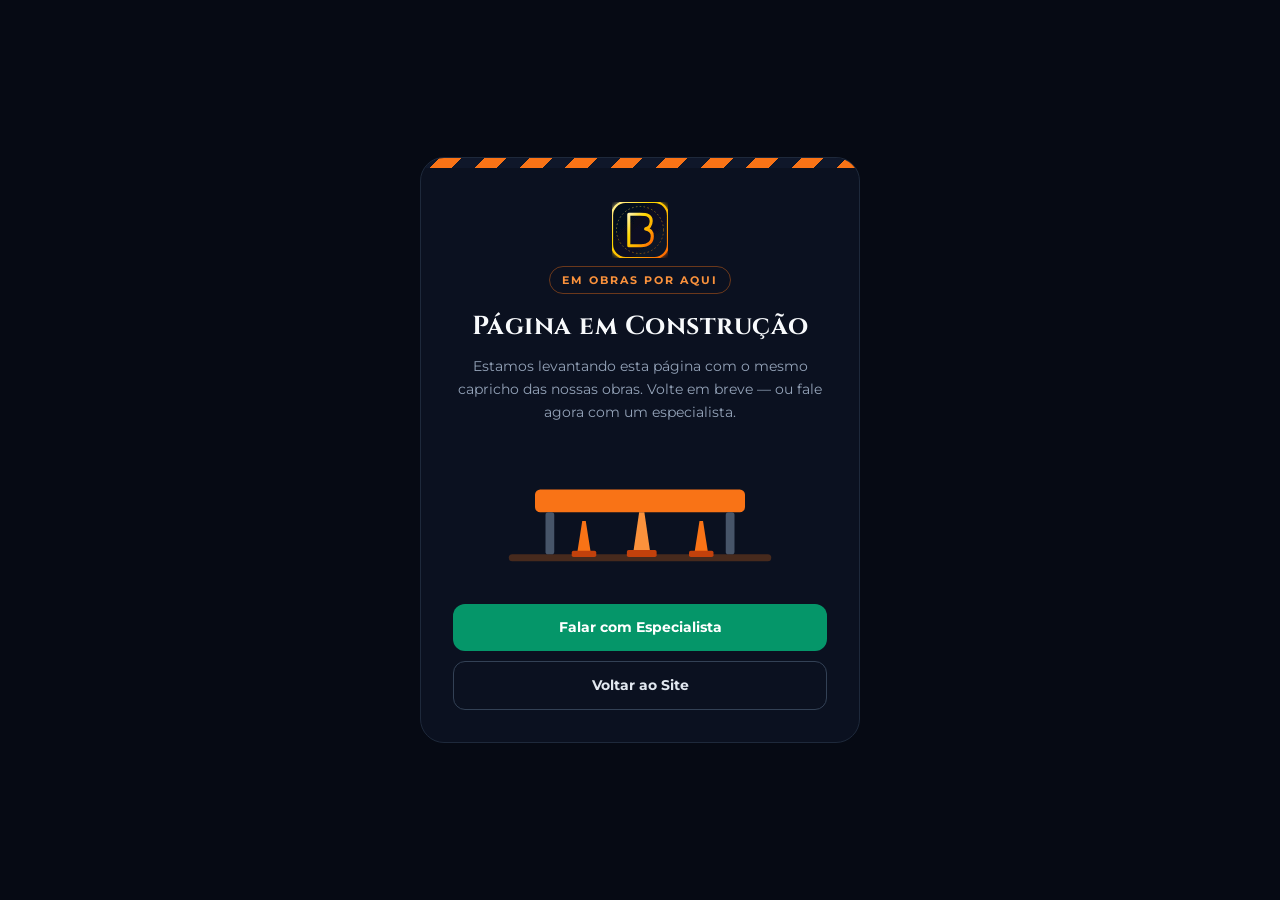
<file: pages/manutencao.html>
<!DOCTYPE html>
<!-- =========================================================================
     CONSTRUTORA BERTOLINI: CONSTRUINDO SEU SONHO
     Página de Manutenção — mesmo visual para todos os links de páginas em branco
     Para editar textos/cores: edite este arquivo + src/components/MaintenancePage.tsx
========================================================================= -->
<html lang="pt-BR">
<head>
  <meta charset="UTF-8" />
  <meta name="viewport" content="width=device-width, initial-scale=1.0" />
  <title>Página em Construção | Construtora Bertolini</title>
  <meta name="description" content="Esta página está em construção. Fale com um especialista da Construtora Bertolini." />
  <link rel="icon" type="image/svg+xml" href="/assets/logo/logo-symbol.svg" />
  <link rel="stylesheet" href="/assets/css/styles.css" />
  <link rel="preconnect" href="https://fonts.googleapis.com">
  <link rel="preconnect" href="https://fonts.gstatic.com" crossorigin>
  <link href="https://fonts.googleapis.com/css2?family=Cinzel:wght@600;700;800&family=Montserrat:wght@400;500;600;700&display=swap" rel="stylesheet">
  <style>
    .stripe-bar { background: repeating-linear-gradient(-45deg, #f97316 0 16px, #0f172a 16px 32px); }
  </style>
</head>
<body class="theme-dark" style="min-height:100vh;display:flex;align-items:center;justify-content:center;background:#060A14;color:#fff;font-family:Montserrat,sans-serif;padding:24px;">
  <main style="width:100%;max-width:440px;background:#0B1120;border:1px solid #1e293b;border-radius:24px;padding:32px;text-align:center;position:relative;overflow:hidden;">
    <div class="stripe-bar" style="position:absolute;top:0;left:0;right:0;height:10px;"></div>
    <img src="/assets/logo/logo-symbol.svg" alt="Construtora Bertolini" width="56" height="56" style="margin:12px auto 8px;" />
    <p style="display:inline-block;font-size:11px;font-weight:700;letter-spacing:2px;color:#fb923c;border:1px solid rgba(249,115,22,.4);border-radius:999px;padding:4px 12px;">EM OBRAS POR AQUI</p>
    <h1 style="font-family:Cinzel,serif;font-size:26px;margin:12px 0 6px;">Página em Construção</h1>
    <p style="font-size:14px;color:#94a3b8;">Estamos levantando esta página com o mesmo capricho das nossas obras. Volte em breve — ou fale agora com um especialista.</p>
    <!-- Ilustração SVG: cones + barreira -->
    <svg viewBox="0 0 320 150" width="100%" style="max-width:280px;margin:20px auto;" fill="none" xmlns="http://www.w3.org/2000/svg" aria-hidden="true">
      <rect x="10" y="126" width="300" height="8" rx="4" fill="#f97316" opacity="0.25" />
      <rect x="40" y="52" width="240" height="26" rx="6" fill="#f97316" />
      <rect x="52" y="78" width="10" height="48" rx="3" fill="#475569" />
      <rect x="258" y="78" width="10" height="48" rx="3" fill="#475569" />
      <polygon points="88,126 104,126 98,88 94,88" fill="#f97316" />
      <rect x="82" y="122" width="28" height="7" rx="2" fill="#c2410c" />
      <polygon points="152,126 172,126 165,78 159,78" fill="#fb923c" />
      <rect x="145" y="121" width="34" height="8" rx="2" fill="#c2410c" />
      <polygon points="222,126 238,126 232,88 228,88" fill="#f97316" />
      <rect x="216" y="122" width="28" height="7" rx="2" fill="#c2410c" />
    </svg>
    <div style="display:flex;flex-direction:column;gap:10px;">
      <a href="https://wa.me/5542998455688?text=Ol%C3%A1%20Construtora%20Bertolini!%20Vi%20que%20uma%20p%C3%A1gina%20est%C3%A1%20em%20constru%C3%A7%C3%A3o%20e%20quero%20falar%20com%20um%20especialista." target="_blank" rel="noopener" style="background:#059669;color:#fff;font-weight:700;font-size:14px;border-radius:12px;padding:12px;">Falar com Especialista</a>
      <a href="/" style="border:1px solid #334155;color:#e2e8f0;font-weight:700;font-size:14px;border-radius:12px;padding:12px;">Voltar ao Site</a>
    </div>
  </main>
</body>
</html>
</file>
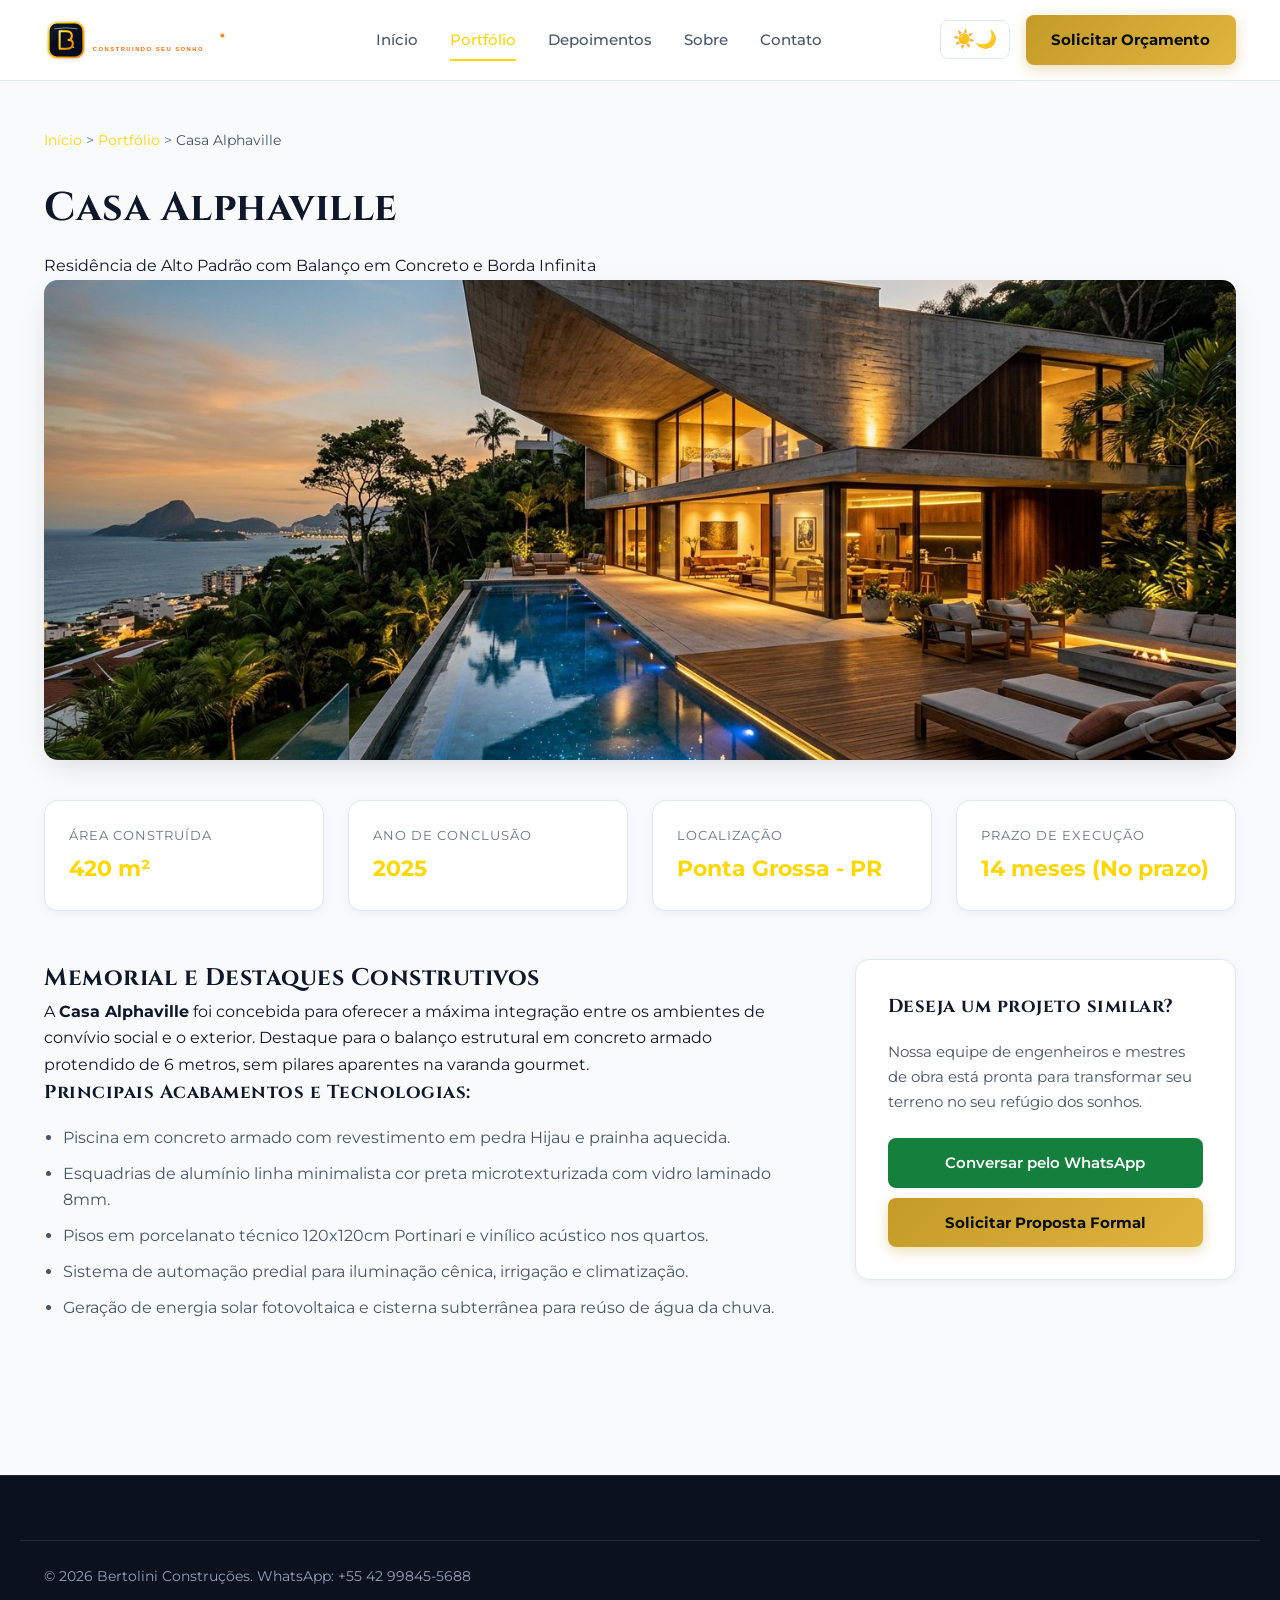
<file: pages/portfolio-item-1.html>
<!DOCTYPE html>
<!-- =========================================================================
     BERTOLINI: CONSTRUINDO SEU SONHO
     Página de Projeto: /pages/portfolio-item-1.html
     Projeto: Casa Alphaville (Alto Padrão Residencial)
     WhatsApp de Contato: +55 42 99845-5688
========================================================================= -->
<html lang="pt-BR">
<head>
  <meta charset="UTF-8" />
  <meta name="viewport" content="width=device-width, initial-scale=1.0" />
  <title>Casa Alphaville | Bertolini Construções</title>
  <meta name="description" content="Casa Alphaville: Residência de alto padrão com 420 m², piscina de borda infinita e integração completa da natureza com a arquitetura." />
  <link rel="icon" type="image/svg+xml" href="/assets/logo/logo-symbol.svg" />
  <link rel="stylesheet" href="/assets/css/styles.css" />
  <link rel="preconnect" href="https://fonts.googleapis.com">
  <link rel="preconnect" href="https://fonts.gstatic.com" crossorigin>
  <link href="https://fonts.googleapis.com/css2?family=Cinzel:wght@600;700;800;900&family=Montserrat:ital,wght@0,300;0,400;0,500;0,600;0,700;0,800;1,400&display=swap" rel="stylesheet">
</head>
<body class="theme-light">

  <header class="site-header">
    <div class="container header-container">
      <a href="/" class="brand-logo">
        <img src="/assets/logo/logo.svg" alt="Bertolini - Construindo Seu Sonho" width="220" height="50" />
      </a>
      <nav class="main-nav">
        <a href="/#inicio">Início</a>
        <a href="/#portfolio" class="active">Portfólio</a>
        <a href="/#depoimentos">Depoimentos</a>
        <a href="/pages/sobre.html">Sobre</a>
        <a href="/#contato">Contato</a>
      </nav>
      <div class="header-actions">
        <button id="themeToggleBtn" class="btn-icon" aria-label="Alternar tema"><span class="icon-sun">☀️</span><span class="icon-moon">🌙</span></button>
        <a href="/#contato" class="btn btn-primary btn-cta">Solicitar Orçamento</a>
      </div>
    </div>
  </header>

  <main class="page-content container">
    <div class="breadcrumbs">
      <a href="/">Início</a> <span>&gt;</span> <a href="/#portfolio">Portfólio</a> <span>&gt;</span> <span class="current">Casa Alphaville</span>
    </div>

    <section class="project-header">
      <h1 class="page-title">Casa Alphaville</h1>
      <p class="project-tagline">Residência de Alto Padrão com Balanço em Concreto e Borda Infinita</p>
    </section>

    <!-- FOTO PRINCIPAL -->
    <div class="project-hero-media">
      <img src="/assets/images/obra1.jpg" alt="Casa Alphaville - Vista Externa" class="project-main-image" loading="lazy" />
    </div>

    <!-- ESPECIFICAÇÕES TÉCNICAS -->
    <section class="project-specs-grid">
      <div class="spec-card">
        <span class="spec-label">Área Construída</span>
        <span class="spec-value">420 m²</span>
      </div>
      <div class="spec-card">
        <span class="spec-label">Ano de Conclusão</span>
        <span class="spec-value">2025</span>
      </div>
      <div class="spec-card">
        <span class="spec-label">Localização</span>
        <span class="spec-value">Ponta Grossa - PR</span>
      </div>
      <div class="spec-card">
        <span class="spec-label">Prazo de Execução</span>
        <span class="spec-value">14 meses (No prazo)</span>
      </div>
    </section>

    <!-- DETALHES DO PROJETO -->
    <section class="project-body-grid">
      <div class="project-text">
        <h2>Memorial e Destaques Construtivos</h2>
        <p>
          A <strong>Casa Alphaville</strong> foi concebida para oferecer a máxima integração entre os ambientes de convívio social e o exterior. Destaque para o balanço estrutural em concreto armado protendido de 6 metros, sem pilares aparentes na varanda gourmet.
        </p>
        <h3>Principais Acabamentos e Tecnologias:</h3>
        <ul>
          <li>Piscina em concreto armado com revestimento em pedra Hijau e prainha aquecida.</li>
          <li>Esquadrias de alumínio linha minimalista cor preta microtexturizada com vidro laminado 8mm.</li>
          <li>Pisos em porcelanato técnico 120x120cm Portinari e vinílico acústico nos quartos.</li>
          <li>Sistema de automação predial para iluminação cênica, irrigação e climatização.</li>
          <li>Geração de energia solar fotovoltaica e cisterna subterrânea para reúso de água da chuva.</li>
        </ul>
      </div>

      <div class="project-cta-box">
        <h3>Deseja um projeto similar?</h3>
        <p>Nossa equipe de engenheiros e mestres de obra está pronta para transformar seu terreno no seu refúgio dos sonhos.</p>
        <a href="https://wa.me/5542998455688?text=Ol%C3%A1%20Bertolini!%20Adorei%20a%20Casa%20Alphaville%20e%20gostaria%20de%20um%20or%C3%A7amento%20para%20minha%20obra." class="btn btn-whatsapp full-width" target="_blank" rel="noopener">
          Conversar pelo WhatsApp
        </a>
        <a href="/#contato" class="btn btn-primary full-width" style="margin-top: 10px;">
          Solicitar Proposta Formal
        </a>
      </div>
    </section>
  </main>

  <footer class="site-footer">
    <div class="container footer-bottom text-center">
      <p>&copy; 2026 Bertolini Construções. WhatsApp: +55 42 99845-5688</p>
    </div>
  </footer>

  <script src="/assets/js/main.js"></script>
</body>
</html>
</file>
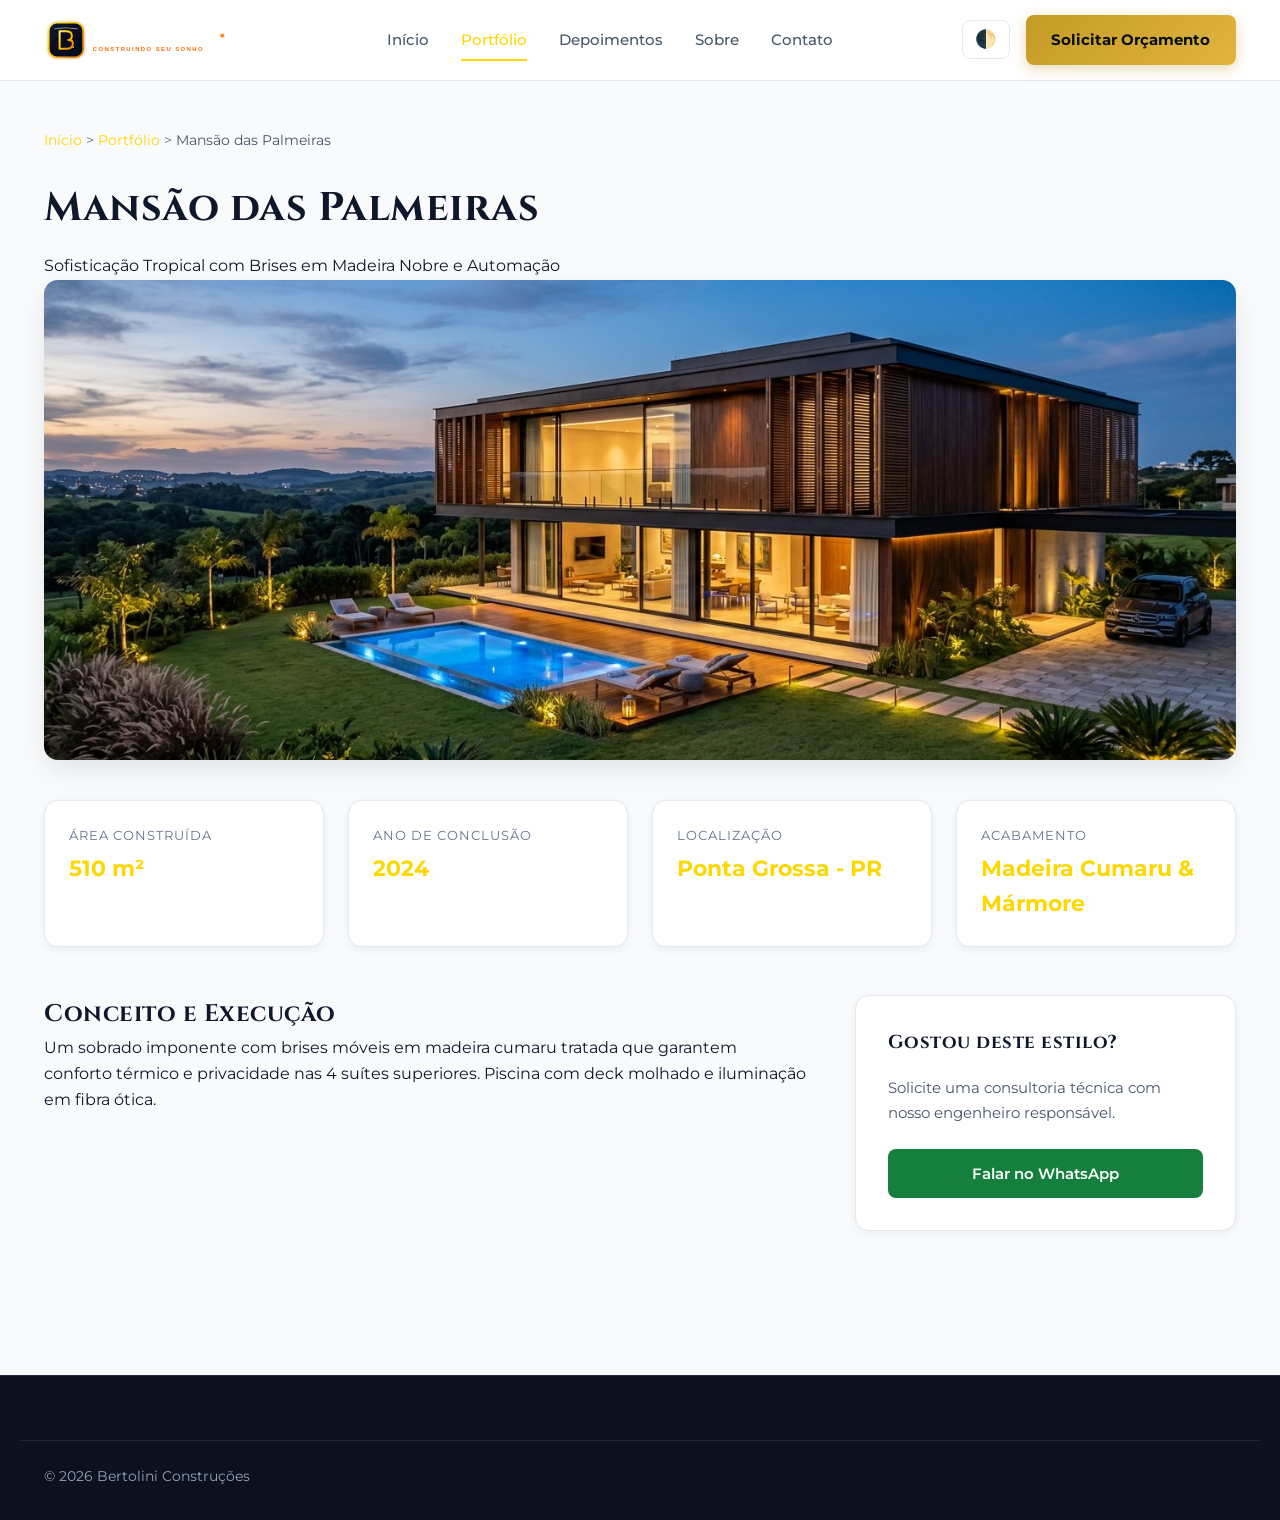
<file: pages/portfolio-item-2.html>
<!DOCTYPE html>
<!-- Bertolini Construções - Item Portfólio 2: Mansão das Palmeiras -->
<html lang="pt-BR">
<head>
  <meta charset="UTF-8" /><meta name="viewport" content="width=device-width, initial-scale=1.0" />
  <title>Mansão das Palmeiras | Bertolini Construções</title>
  <link rel="icon" type="image/svg+xml" href="/assets/logo/logo-symbol.svg" />
  <link rel="stylesheet" href="/assets/css/styles.css" />
  <link href="https://fonts.googleapis.com/css2?family=Cinzel:wght@600;700;800;900&family=Montserrat:wght@400;500;600;700&display=swap" rel="stylesheet">
</head>
<body class="theme-light">
  <header class="site-header">
    <div class="container header-container">
      <a href="/" class="brand-logo"><img src="/assets/logo/logo.svg" alt="Bertolini" width="220" height="50" /></a>
      <nav class="main-nav">
        <a href="/#inicio">Início</a><a href="/#portfolio" class="active">Portfólio</a><a href="/#depoimentos">Depoimentos</a><a href="/pages/sobre.html">Sobre</a><a href="/#contato">Contato</a>
      </nav>
      <div class="header-actions">
        <button id="themeToggleBtn" class="btn-icon" aria-label="Tema">🌓</button>
        <a href="/#contato" class="btn btn-primary btn-cta">Solicitar Orçamento</a>
      </div>
    </div>
  </header>
  <main class="page-content container">
    <div class="breadcrumbs"><a href="/">Início</a> <span>&gt;</span> <a href="/#portfolio">Portfólio</a> <span>&gt;</span> <span class="current">Mansão das Palmeiras</span></div>
    <section class="project-header">
      <h1 class="page-title">Mansão das Palmeiras</h1>
      <p class="project-tagline">Sofisticação Tropical com Brises em Madeira Nobre e Automação</p>
    </section>
    <div class="project-hero-media"><img src="/assets/images/obra2.jpg" alt="Mansão das Palmeiras" class="project-main-image" loading="lazy" /></div>
    <section class="project-specs-grid">
      <div class="spec-card"><span class="spec-label">Área Construída</span><span class="spec-value">510 m²</span></div>
      <div class="spec-card"><span class="spec-label">Ano de Conclusão</span><span class="spec-value">2024</span></div>
      <div class="spec-card"><span class="spec-label">Localização</span><span class="spec-value">Ponta Grossa - PR</span></div>
      <div class="spec-card"><span class="spec-label">Acabamento</span><span class="spec-value">Madeira Cumaru &amp; Mármore</span></div>
    </section>
    <section class="project-body-grid">
      <div class="project-text">
        <h2>Conceito e Execução</h2>
        <p>Um sobrado imponente com brises móveis em madeira cumaru tratada que garantem conforto térmico e privacidade nas 4 suítes superiores. Piscina com deck molhado e iluminação em fibra ótica.</p>
      </div>
      <div class="project-cta-box">
        <h3>Gostou deste estilo?</h3>
        <p>Solicite uma consultoria técnica com nosso engenheiro responsável.</p>
        <a href="https://wa.me/5542998455688?text=Ol%C3%A1%20Bertolini!%20Tenho%20interesse%20em%20um%20projeto%20como%20a%20Mans%C3%A3o%20das%20Palmeiras." class="btn btn-whatsapp full-width" target="_blank">Falar no WhatsApp</a>
      </div>
    </section>
  </main>
  <footer class="site-footer"><div class="container footer-bottom text-center"><p>&copy; 2026 Bertolini Construções</p></div></footer>
  <script src="/assets/js/main.js"></script>
</body>
</html>
</file>
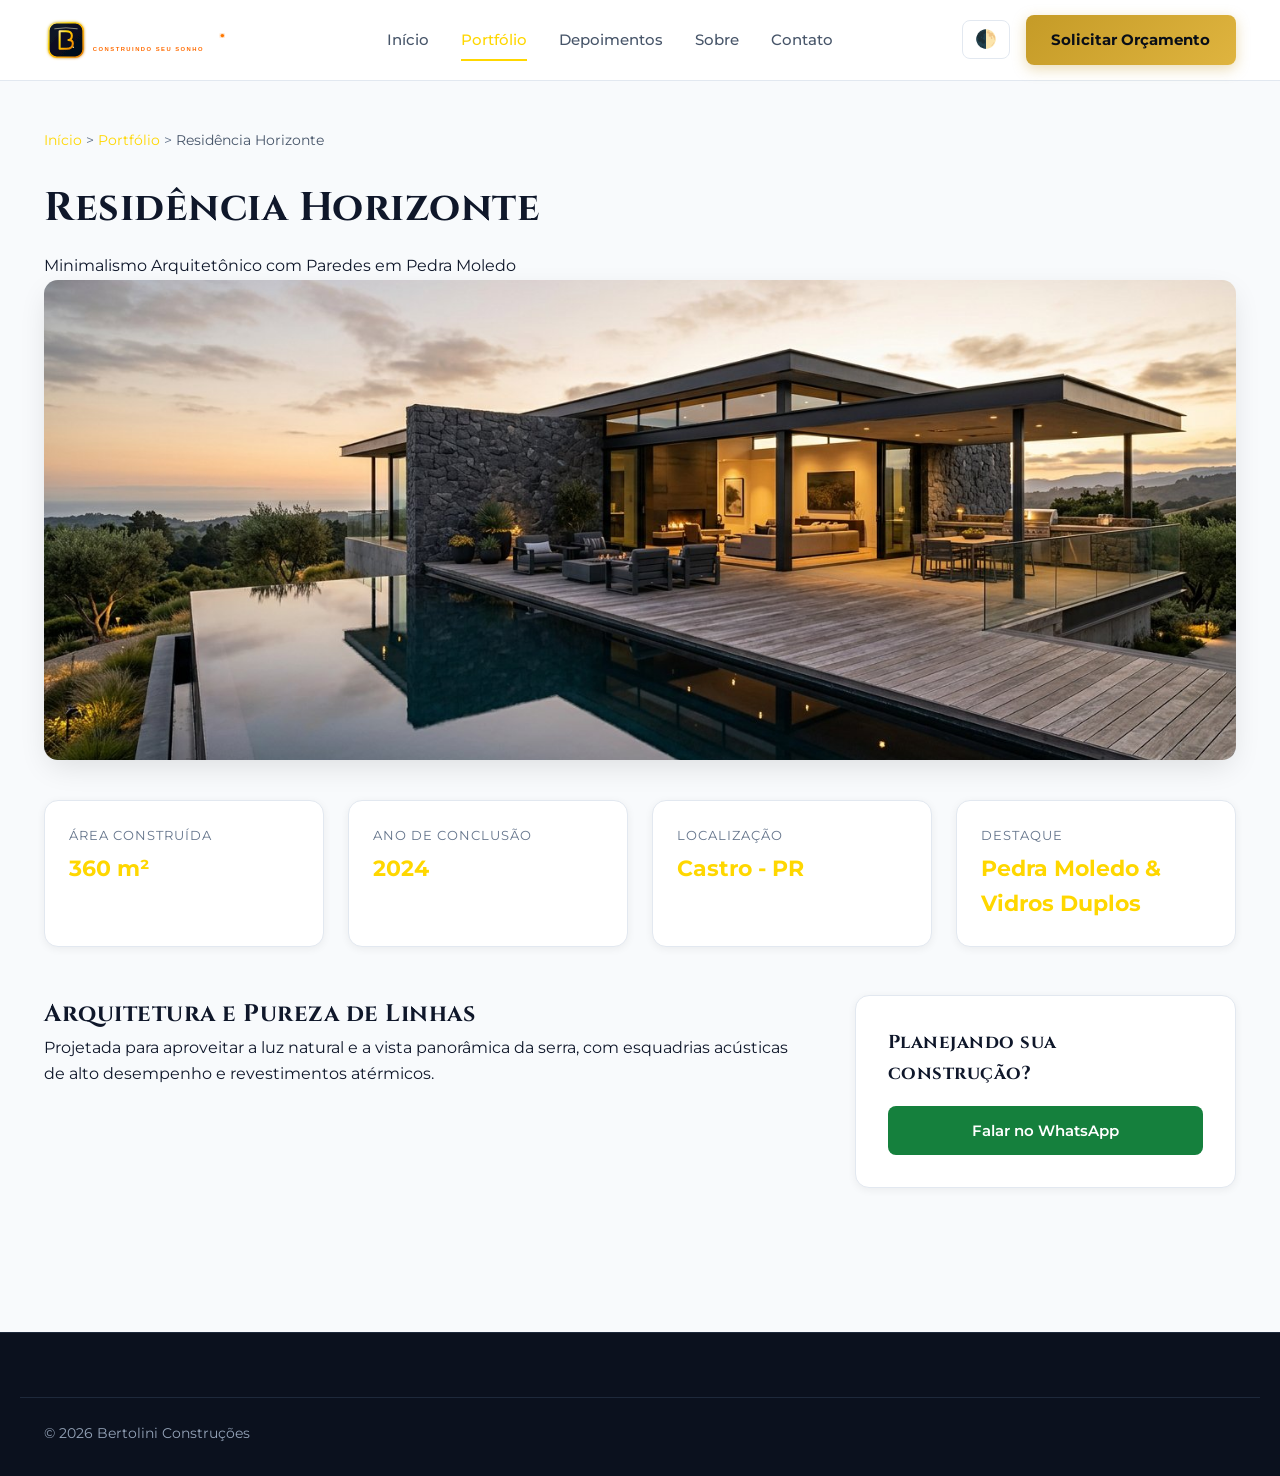
<file: pages/portfolio-item-3.html>
<!DOCTYPE html>
<!-- Bertolini Construções - Item Portfólio 3: Residência Horizonte -->
<html lang="pt-BR">
<head>
  <meta charset="UTF-8" /><meta name="viewport" content="width=device-width, initial-scale=1.0" />
  <title>Residência Horizonte | Bertolini Construções</title>
  <link rel="icon" type="image/svg+xml" href="/assets/logo/logo-symbol.svg" />
  <link rel="stylesheet" href="/assets/css/styles.css" />
  <link href="https://fonts.googleapis.com/css2?family=Cinzel:wght@600;700;800;900&family=Montserrat:wght@400;500;600;700&display=swap" rel="stylesheet">
</head>
<body class="theme-light">
  <header class="site-header">
    <div class="container header-container">
      <a href="/" class="brand-logo"><img src="/assets/logo/logo.svg" alt="Bertolini" width="220" height="50" /></a>
      <nav class="main-nav"><a href="/#inicio">Início</a><a href="/#portfolio" class="active">Portfólio</a><a href="/#depoimentos">Depoimentos</a><a href="/pages/sobre.html">Sobre</a><a href="/#contato">Contato</a></nav>
      <div class="header-actions"><button id="themeToggleBtn" class="btn-icon">🌓</button><a href="/#contato" class="btn btn-primary btn-cta">Solicitar Orçamento</a></div>
    </div>
  </header>
  <main class="page-content container">
    <div class="breadcrumbs"><a href="/">Início</a> <span>&gt;</span> <a href="/#portfolio">Portfólio</a> <span>&gt;</span> <span class="current">Residência Horizonte</span></div>
    <section class="project-header"><h1 class="page-title">Residência Horizonte</h1><p class="project-tagline">Minimalismo Arquitetônico com Paredes em Pedra Moledo</p></section>
    <div class="project-hero-media"><img src="/assets/images/obra3.jpg" alt="Residência Horizonte" class="project-main-image" loading="lazy" /></div>
    <section class="project-specs-grid">
      <div class="spec-card"><span class="spec-label">Área Construída</span><span class="spec-value">360 m²</span></div>
      <div class="spec-card"><span class="spec-label">Ano de Conclusão</span><span class="spec-value">2024</span></div>
      <div class="spec-card"><span class="spec-label">Localização</span><span class="spec-value">Castro - PR</span></div>
      <div class="spec-card"><span class="spec-label">Destaque</span><span class="spec-value">Pedra Moledo &amp; Vidros Duplos</span></div>
    </section>
    <section class="project-body-grid">
      <div class="project-text">
        <h2>Arquitetura e Pureza de Linhas</h2>
        <p>Projetada para aproveitar a luz natural e a vista panorâmica da serra, com esquadrias acústicas de alto desempenho e revestimentos atérmicos.</p>
      </div>
      <div class="project-cta-box">
        <h3>Planejando sua construção?</h3>
        <a href="https://wa.me/5542998455688?text=Ol%C3%A1%20Bertolini!%20Gostaria%20de%20conversar%20sobre%20a%20Resid%C3%AAncia%20Horizonte." class="btn btn-whatsapp full-width" target="_blank">Falar no WhatsApp</a>
      </div>
    </section>
  </main>
  <footer class="site-footer"><div class="container footer-bottom text-center"><p>&copy; 2026 Bertolini Construções</p></div></footer>
  <script src="/assets/js/main.js"></script>
</body>
</html>
</file>
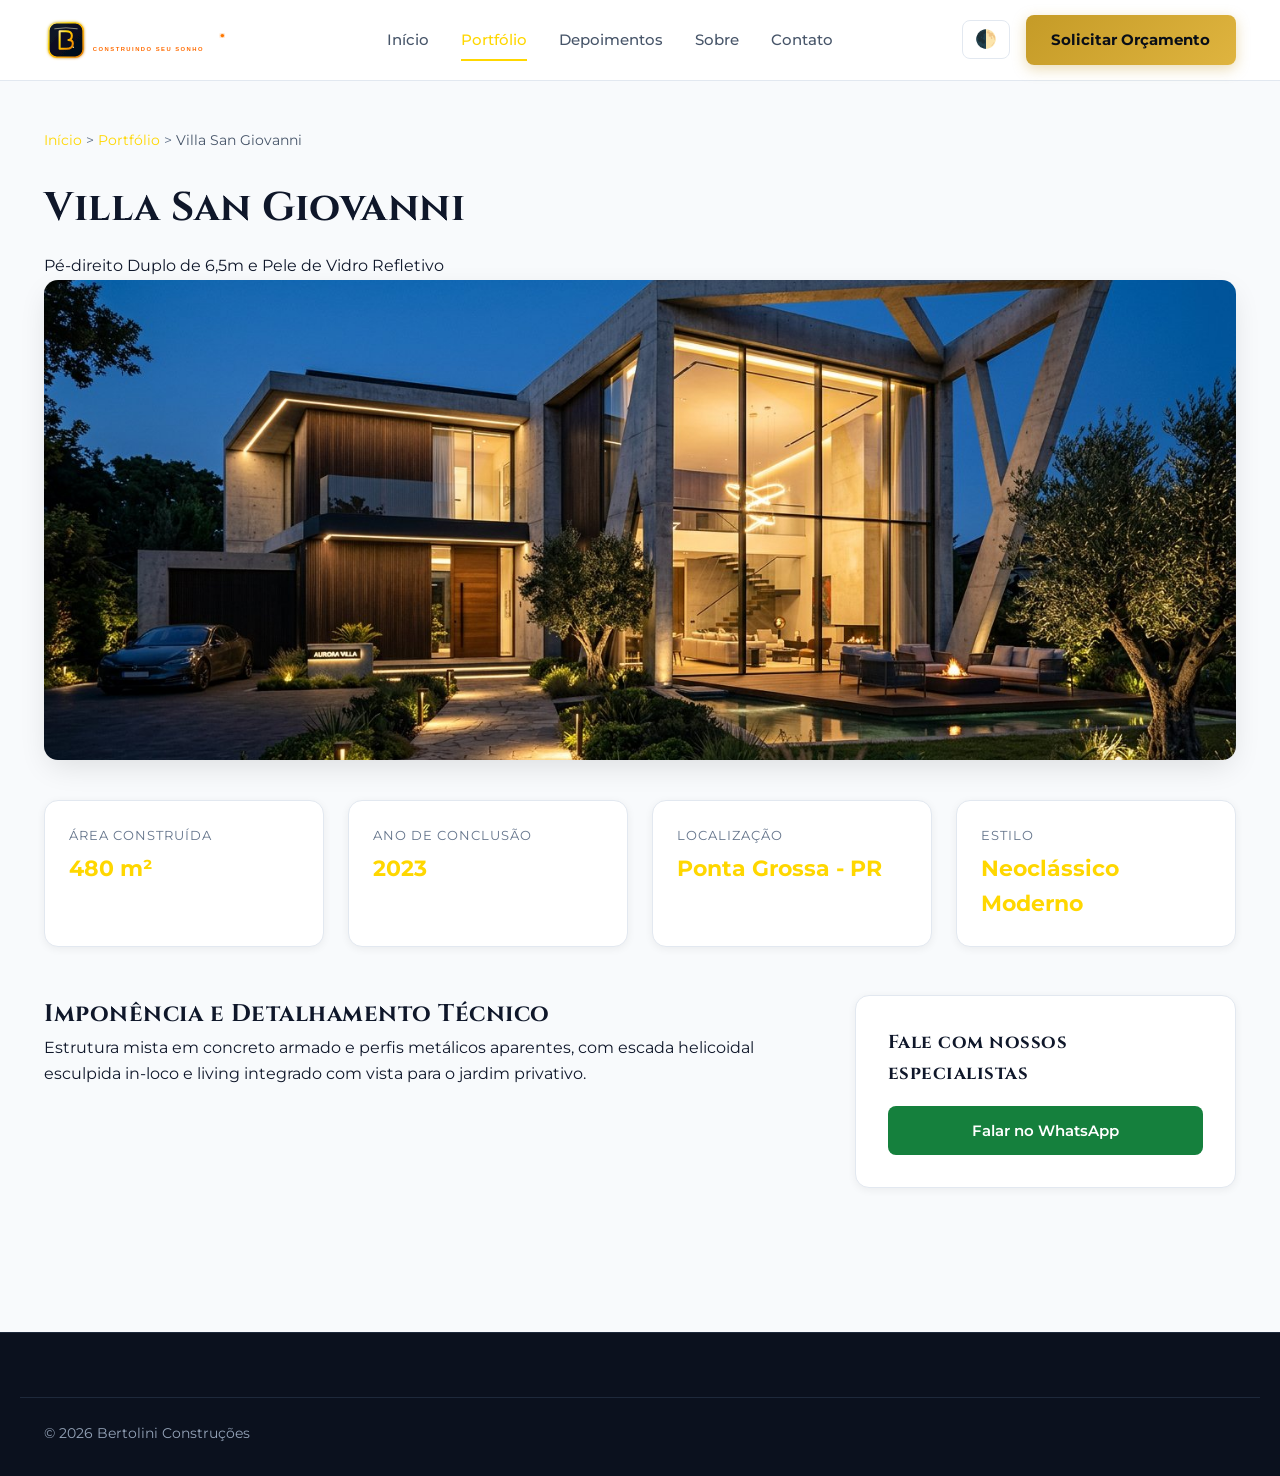
<file: pages/portfolio-item-4.html>
<!DOCTYPE html>
<!-- Bertolini Construções - Item Portfólio 4: Villa San Giovanni -->
<html lang="pt-BR">
<head>
  <meta charset="UTF-8" /><meta name="viewport" content="width=device-width, initial-scale=1.0" />
  <title>Villa San Giovanni | Bertolini Construções</title>
  <link rel="icon" type="image/svg+xml" href="/assets/logo/logo-symbol.svg" />
  <link rel="stylesheet" href="/assets/css/styles.css" />
  <link href="https://fonts.googleapis.com/css2?family=Cinzel:wght@600;700;800;900&family=Montserrat:wght@400;500;600;700&display=swap" rel="stylesheet">
</head>
<body class="theme-light">
  <header class="site-header">
    <div class="container header-container">
      <a href="/" class="brand-logo"><img src="/assets/logo/logo.svg" alt="Bertolini" width="220" height="50" /></a>
      <nav class="main-nav"><a href="/#inicio">Início</a><a href="/#portfolio" class="active">Portfólio</a><a href="/#depoimentos">Depoimentos</a><a href="/pages/sobre.html">Sobre</a><a href="/#contato">Contato</a></nav>
      <div class="header-actions"><button id="themeToggleBtn" class="btn-icon">🌓</button><a href="/#contato" class="btn btn-primary btn-cta">Solicitar Orçamento</a></div>
    </div>
  </header>
  <main class="page-content container">
    <div class="breadcrumbs"><a href="/">Início</a> <span>&gt;</span> <a href="/#portfolio">Portfólio</a> <span>&gt;</span> <span class="current">Villa San Giovanni</span></div>
    <section class="project-header"><h1 class="page-title">Villa San Giovanni</h1><p class="project-tagline">Pé-direito Duplo de 6,5m e Pele de Vidro Refletivo</p></section>
    <div class="project-hero-media"><img src="/assets/images/obra4.jpg" alt="Villa San Giovanni" class="project-main-image" loading="lazy" /></div>
    <section class="project-specs-grid">
      <div class="spec-card"><span class="spec-label">Área Construída</span><span class="spec-value">480 m²</span></div>
      <div class="spec-card"><span class="spec-label">Ano de Conclusão</span><span class="spec-value">2023</span></div>
      <div class="spec-card"><span class="spec-label">Localização</span><span class="spec-value">Ponta Grossa - PR</span></div>
      <div class="spec-card"><span class="spec-label">Estilo</span><span class="spec-value">Neoclássico Moderno</span></div>
    </section>
    <section class="project-body-grid">
      <div class="project-text">
        <h2>Imponência e Detalhamento Técnico</h2>
        <p>Estrutura mista em concreto armado e perfis metálicos aparentes, com escada helicoidal esculpida in-loco e living integrado com vista para o jardim privativo.</p>
      </div>
      <div class="project-cta-box">
        <h3>Fale com nossos especialistas</h3>
        <a href="https://wa.me/5542998455688?text=Ol%C3%A1%20Bertolini!%20Quero%20saber%20mais%20sobre%20a%20Villa%20San%20Giovanni." class="btn btn-whatsapp full-width" target="_blank">Falar no WhatsApp</a>
      </div>
    </section>
  </main>
  <footer class="site-footer"><div class="container footer-bottom text-center"><p>&copy; 2026 Bertolini Construções</p></div></footer>
  <script src="/assets/js/main.js"></script>
</body>
</html>
</file>
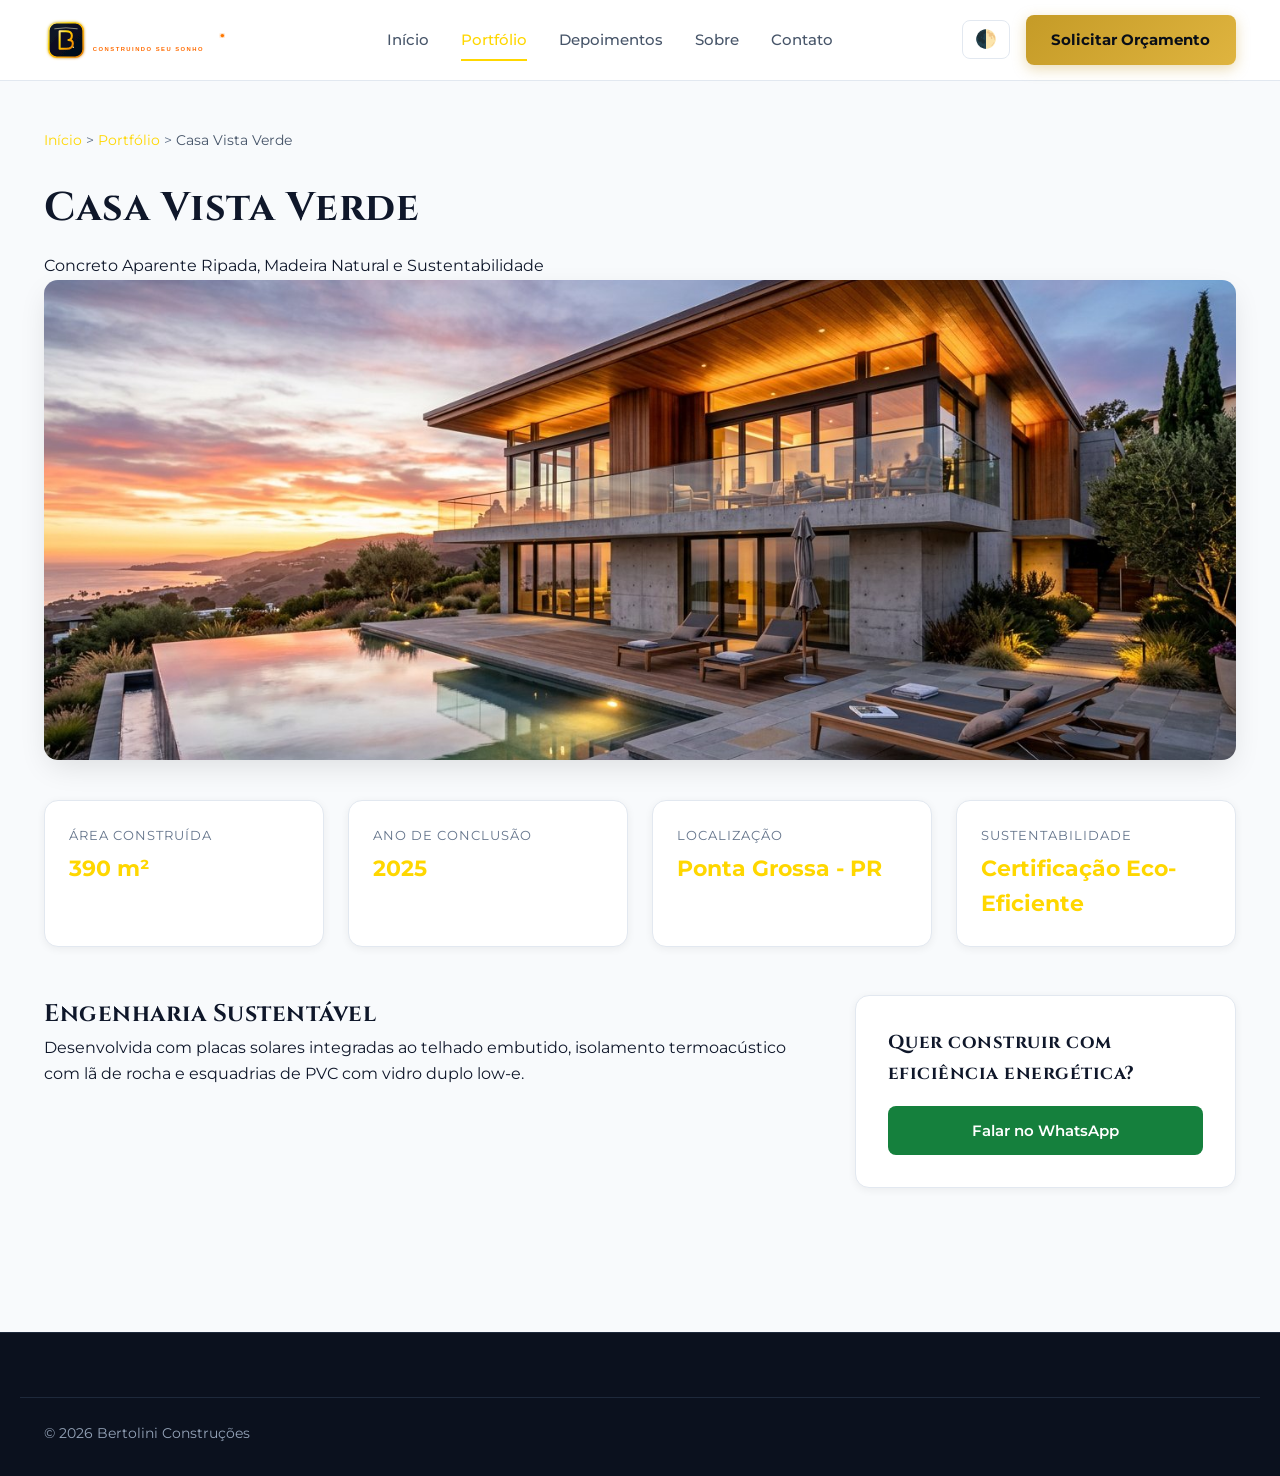
<file: pages/portfolio-item-5.html>
<!DOCTYPE html>
<!-- Bertolini Construções - Item Portfólio 5: Casa Vista Verde -->
<html lang="pt-BR">
<head>
  <meta charset="UTF-8" /><meta name="viewport" content="width=device-width, initial-scale=1.0" />
  <title>Casa Vista Verde | Bertolini Construções</title>
  <link rel="icon" type="image/svg+xml" href="/assets/logo/logo-symbol.svg" />
  <link rel="stylesheet" href="/assets/css/styles.css" />
  <link href="https://fonts.googleapis.com/css2?family=Cinzel:wght@600;700;800;900&family=Montserrat:wght@400;500;600;700&display=swap" rel="stylesheet">
</head>
<body class="theme-light">
  <header class="site-header">
    <div class="container header-container">
      <a href="/" class="brand-logo"><img src="/assets/logo/logo.svg" alt="Bertolini" width="220" height="50" /></a>
      <nav class="main-nav"><a href="/#inicio">Início</a><a href="/#portfolio" class="active">Portfólio</a><a href="/#depoimentos">Depoimentos</a><a href="/pages/sobre.html">Sobre</a><a href="/#contato">Contato</a></nav>
      <div class="header-actions"><button id="themeToggleBtn" class="btn-icon">🌓</button><a href="/#contato" class="btn btn-primary btn-cta">Solicitar Orçamento</a></div>
    </div>
  </header>
  <main class="page-content container">
    <div class="breadcrumbs"><a href="/">Início</a> <span>&gt;</span> <a href="/#portfolio">Portfólio</a> <span>&gt;</span> <span class="current">Casa Vista Verde</span></div>
    <section class="project-header"><h1 class="page-title">Casa Vista Verde</h1><p class="project-tagline">Concreto Aparente Ripada, Madeira Natural e Sustentabilidade</p></section>
    <div class="project-hero-media"><img src="/assets/images/obra5.jpg" alt="Casa Vista Verde" class="project-main-image" loading="lazy" /></div>
    <section class="project-specs-grid">
      <div class="spec-card"><span class="spec-label">Área Construída</span><span class="spec-value">390 m²</span></div>
      <div class="spec-card"><span class="spec-label">Ano de Conclusão</span><span class="spec-value">2025</span></div>
      <div class="spec-card"><span class="spec-label">Localização</span><span class="spec-value">Ponta Grossa - PR</span></div>
      <div class="spec-card"><span class="spec-label">Sustentabilidade</span><span class="spec-value">Certificação Eco-Eficiente</span></div>
    </section>
    <section class="project-body-grid">
      <div class="project-text">
        <h2>Engenharia Sustentável</h2>
        <p>Desenvolvida com placas solares integradas ao telhado embutido, isolamento termoacústico com lã de rocha e esquadrias de PVC com vidro duplo low-e.</p>
      </div>
      <div class="project-cta-box">
        <h3>Quer construir com eficiência energética?</h3>
        <a href="https://wa.me/5542998455688?text=Ol%C3%A1%20Bertolini!%20Gostaria%20de%20um%20or%C3%A7amento%20inspirado%20na%20Casa%20Vista%20Verde." class="btn btn-whatsapp full-width" target="_blank">Falar no WhatsApp</a>
      </div>
    </section>
  </main>
  <footer class="site-footer"><div class="container footer-bottom text-center"><p>&copy; 2026 Bertolini Construções</p></div></footer>
  <script src="/assets/js/main.js"></script>
</body>
</html>
</file>
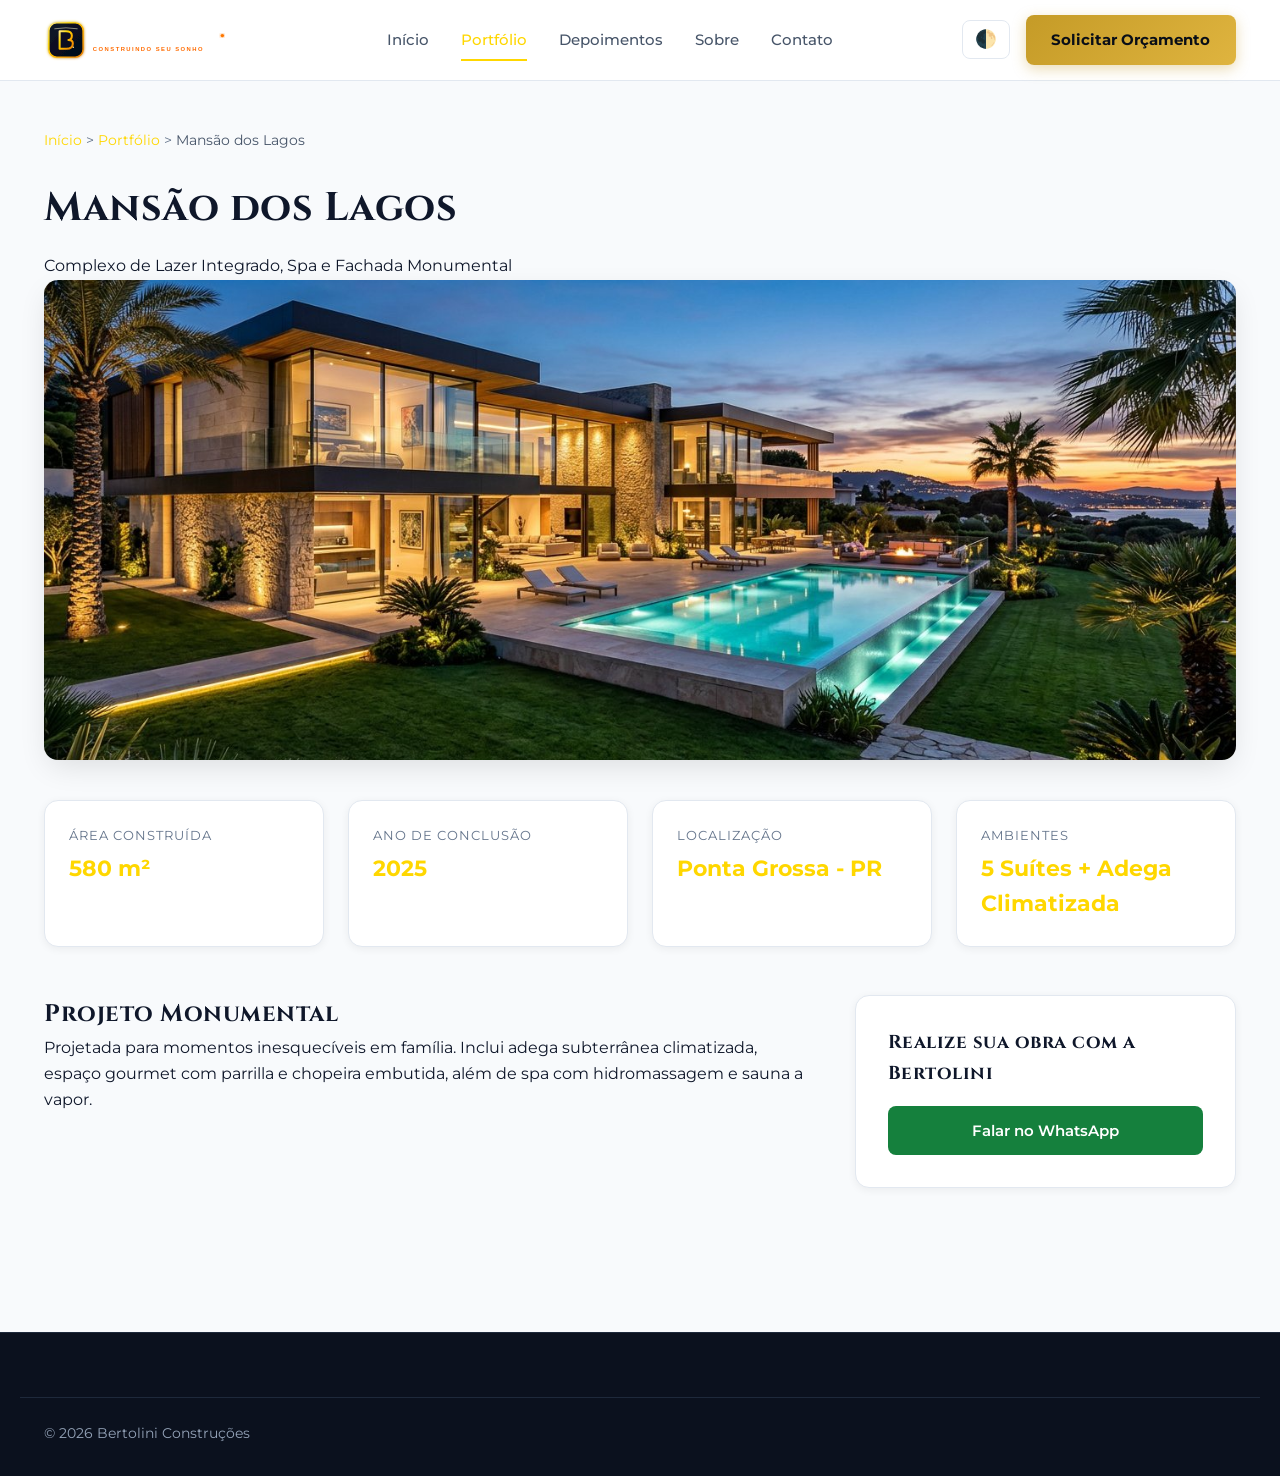
<file: pages/portfolio-item-6.html>
<!DOCTYPE html>
<!-- Bertolini Construções - Item Portfólio 6: Mansão dos Lagos -->
<html lang="pt-BR">
<head>
  <meta charset="UTF-8" /><meta name="viewport" content="width=device-width, initial-scale=1.0" />
  <title>Mansão dos Lagos | Bertolini Construções</title>
  <link rel="icon" type="image/svg+xml" href="/assets/logo/logo-symbol.svg" />
  <link rel="stylesheet" href="/assets/css/styles.css" />
  <link href="https://fonts.googleapis.com/css2?family=Cinzel:wght@600;700;800;900&family=Montserrat:wght@400;500;600;700&display=swap" rel="stylesheet">
</head>
<body class="theme-light">
  <header class="site-header">
    <div class="container header-container">
      <a href="/" class="brand-logo"><img src="/assets/logo/logo.svg" alt="Bertolini" width="220" height="50" /></a>
      <nav class="main-nav"><a href="/#inicio">Início</a><a href="/#portfolio" class="active">Portfólio</a><a href="/#depoimentos">Depoimentos</a><a href="/pages/sobre.html">Sobre</a><a href="/#contato">Contato</a></nav>
      <div class="header-actions"><button id="themeToggleBtn" class="btn-icon">🌓</button><a href="/#contato" class="btn btn-primary btn-cta">Solicitar Orçamento</a></div>
    </div>
  </header>
  <main class="page-content container">
    <div class="breadcrumbs"><a href="/">Início</a> <span>&gt;</span> <a href="/#portfolio">Portfólio</a> <span>&gt;</span> <span class="current">Mansão dos Lagos</span></div>
    <section class="project-header"><h1 class="page-title">Mansão dos Lagos</h1><p class="project-tagline">Complexo de Lazer Integrado, Spa e Fachada Monumental</p></section>
    <div class="project-hero-media"><img src="/assets/images/obra6.jpg" alt="Mansão dos Lagos" class="project-main-image" loading="lazy" /></div>
    <section class="project-specs-grid">
      <div class="spec-card"><span class="spec-label">Área Construída</span><span class="spec-value">580 m²</span></div>
      <div class="spec-card"><span class="spec-label">Ano de Conclusão</span><span class="spec-value">2025</span></div>
      <div class="spec-card"><span class="spec-label">Localização</span><span class="spec-value">Ponta Grossa - PR</span></div>
      <div class="spec-card"><span class="spec-label">Ambientes</span><span class="spec-value">5 Suítes + Adega Climatizada</span></div>
    </section>
    <section class="project-body-grid">
      <div class="project-text">
        <h2>Projeto Monumental</h2>
        <p>Projetada para momentos inesquecíveis em família. Inclui adega subterrânea climatizada, espaço gourmet com parrilla e chopeira embutida, além de spa com hidromassagem e sauna a vapor.</p>
      </div>
      <div class="project-cta-box">
        <h3>Realize sua obra com a Bertolini</h3>
        <a href="https://wa.me/5542998455688?text=Ol%C3%A1%20Bertolini!%20Quero%20conversar%20sobre%20a%20Mans%C3%A3o%20dos%20Lagos." class="btn btn-whatsapp full-width" target="_blank">Falar no WhatsApp</a>
      </div>
    </section>
  </main>
  <footer class="site-footer"><div class="container footer-bottom text-center"><p>&copy; 2026 Bertolini Construções</p></div></footer>
  <script src="/assets/js/main.js"></script>
</body>
</html>
</file>
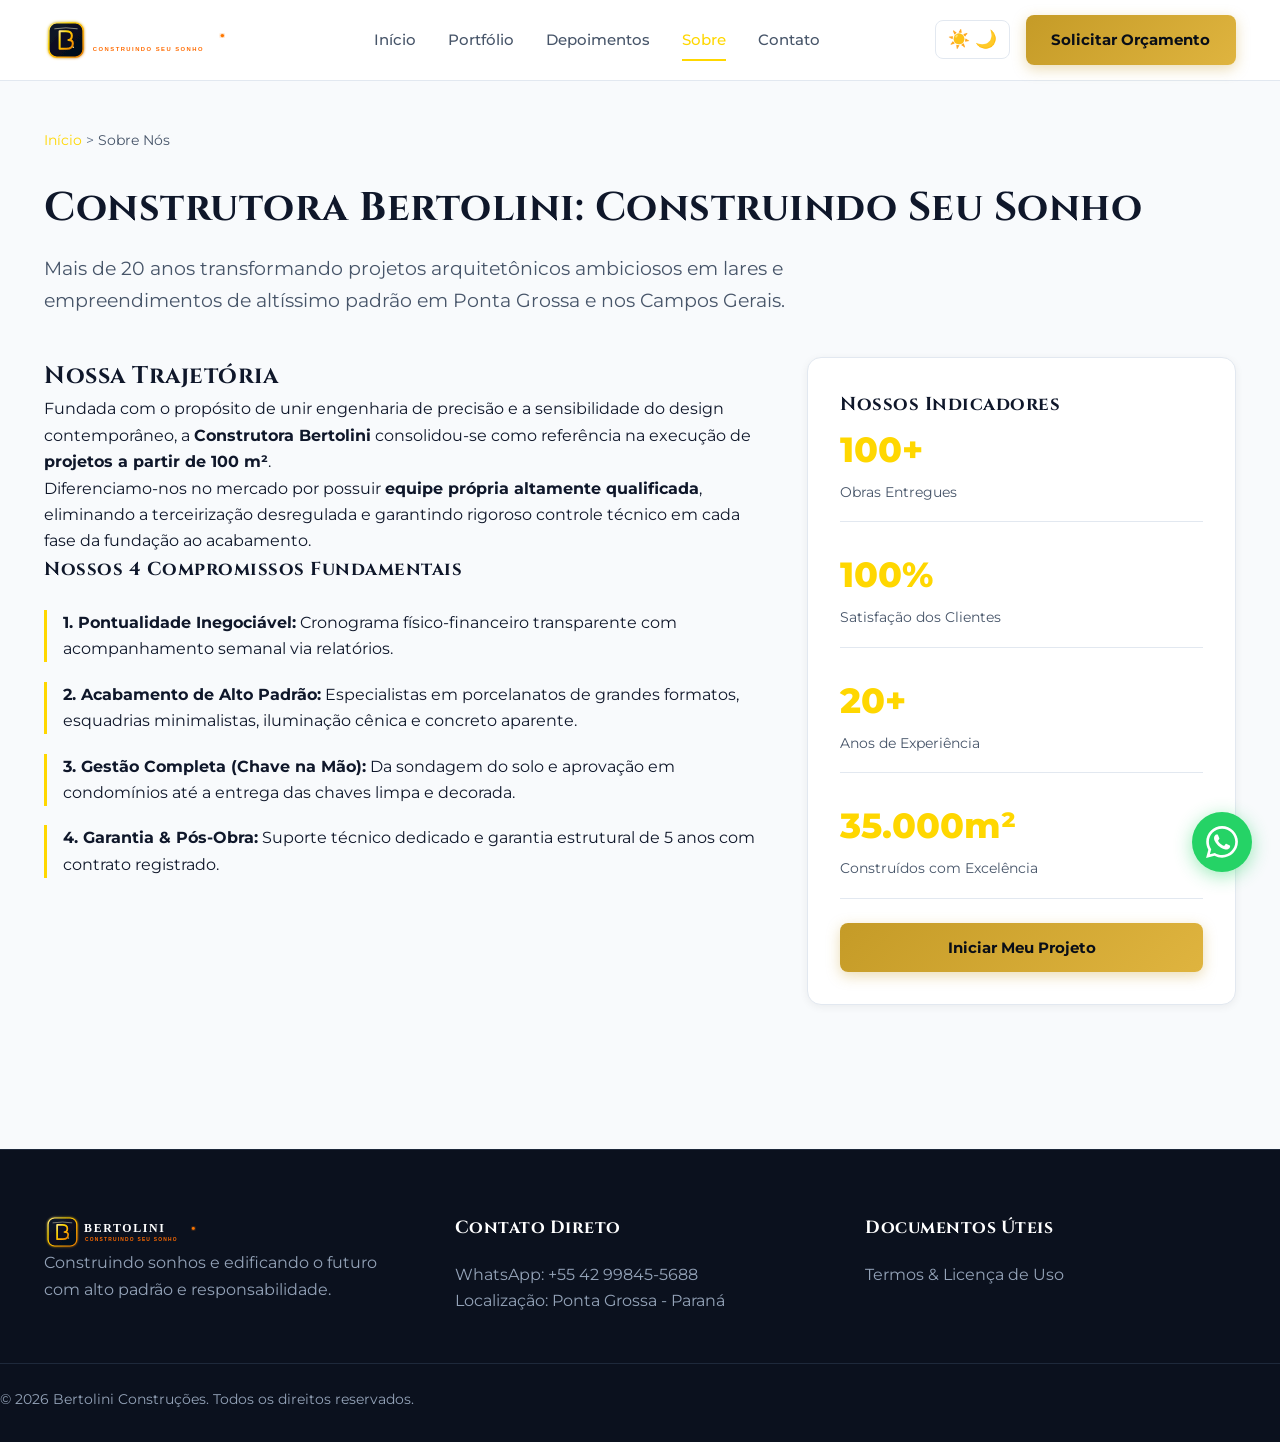
<file: pages/sobre.html>
<!DOCTYPE html>
<!-- =========================================================================
     BERTOLINI: CONSTRUINDO SEU SONHO
     Página Institucional: /pages/sobre.html
     Comentários em português para fácil manutenção e edição.
     WhatsApp de Contato: +55 42 99845-5688
========================================================================= -->
<html lang="pt-BR">
<head>
  <meta charset="UTF-8" />
  <meta name="viewport" content="width=device-width, initial-scale=1.0" />
  <title>Sobre Nós | Bertolini - Construindo Seu Sonho</title>
  <meta name="description" content="Conheça a história da Bertolini Construções: mais de 20 anos de experiência em obras residenciais e comerciais de alto padrão em Ponta Grossa e região." />
  <link rel="icon" type="image/svg+xml" href="/assets/logo/logo-symbol.svg" />
  <link rel="stylesheet" href="/assets/css/styles.css" />
  <link rel="preconnect" href="https://fonts.googleapis.com">
  <link rel="preconnect" href="https://fonts.gstatic.com" crossorigin>
  <link href="https://fonts.googleapis.com/css2?family=Cinzel:wght@600;700;800;900&family=Montserrat:ital,wght@0,300;0,400;0,500;0,600;0,700;0,800;1,400&display=swap" rel="stylesheet">
</head>
<body class="theme-light">

  <!-- CABEÇALHO / HEADER -->
  <header class="site-header">
    <div class="container header-container">
      <a href="/" class="brand-logo" aria-label="Ir para página inicial Bertolini">
        <img src="/assets/logo/logo.svg" alt="Bertolini - Construindo Seu Sonho" width="220" height="50" />
      </a>
      <nav class="main-nav" aria-label="Navegação Principal">
        <a href="/#inicio">Início</a>
        <a href="/#portfolio">Portfólio</a>
        <a href="/#depoimentos">Depoimentos</a>
        <a href="/pages/sobre.html" class="active">Sobre</a>
        <a href="/#contato">Contato</a>
      </nav>
      <div class="header-actions">
        <!-- BOTÃO DAY / DARK (Persiste no LocalStorage) -->
        <button id="themeToggleBtn" class="btn-icon" aria-label="Alternar tema claro/escuro">
          <span class="icon-sun">☀️</span>
          <span class="icon-moon">🌙</span>
        </button>
        <!-- CTA ORÇAMENTO -->
        <a href="/#contato" class="btn btn-primary btn-cta">Solicitar Orçamento</a>
      </div>
    </div>
  </header>

  <!-- CONTEÚDO PRINCIPAL: SOBRE A BERTOLINI -->
  <main class="page-content container">
    <section class="about-hero-section">
      <div class="breadcrumbs">
        <a href="/">Início</a> <span>&gt;</span> <span class="current">Sobre Nós</span>
      </div>
      <h1 class="page-title">Construtora Bertolini: Construindo Seu Sonho</h1>
      <p class="page-lead">
        Mais de 20 anos transformando projetos arquitetônicos ambiciosos em lares e empreendimentos de altíssimo padrão em Ponta Grossa e nos Campos Gerais.
      </p>
    </section>

    <!-- PILARES INSTITUCIONAIS -->
    <section class="about-details-section">
      <div class="about-text-column">
        <h2>Nossa Trajetória</h2>
        <p>
          Fundada com o propósito de unir engenharia de precisão e a sensibilidade do design contemporâneo, a <strong>Construtora Bertolini</strong> consolidou-se como referência na execução de <strong>projetos a partir de 100 m²</strong>.
        </p>
        <p>
          Diferenciamo-nos no mercado por possuir <strong>equipe própria altamente qualificada</strong>, eliminando a terceirização desregulada e garantindo rigoroso controle técnico em cada fase da fundação ao acabamento.
        </p>

        <h3>Nossos 4 Compromissos Fundamentais</h3>
        <ul class="commitments-list">
          <li>
            <strong>1. Pontualidade Inegociável:</strong> Cronograma físico-financeiro transparente com acompanhamento semanal via relatórios.
          </li>
          <li>
            <strong>2. Acabamento de Alto Padrão:</strong> Especialistas em porcelanatos de grandes formatos, esquadrias minimalistas, iluminação cênica e concreto aparente.
          </li>
          <li>
            <strong>3. Gestão Completa (Chave na Mão):</strong> Da sondagem do solo e aprovação em condomínios até a entrega das chaves limpa e decorada.
          </li>
          <li>
            <strong>4. Garantia &amp; Pós-Obra:</strong> Suporte técnico dedicado e garantia estrutural de 5 anos com contrato registrado.
          </li>
        </ul>
      </div>

      <div class="about-stats-aside">
        <div class="stats-box">
          <h3>Nossos Indicadores</h3>
          <div class="stat-item">
            <span class="stat-number" id="statObras">100+</span>
            <span class="stat-label">Obras Entregues</span>
          </div>
          <div class="stat-item">
            <span class="stat-number" id="statSatisfacao">100%</span>
            <span class="stat-label">Satisfação dos Clientes</span>
          </div>
          <div class="stat-item">
            <span class="stat-number" id="statAnos">20+</span>
            <span class="stat-label">Anos de Experiência</span>
          </div>
          <div class="stat-item">
            <span class="stat-number" id="statMetros">35.000m²</span>
            <span class="stat-label">Construídos com Excelência</span>
          </div>
          <a href="/#contato" class="btn btn-primary full-width">Iniciar Meu Projeto</a>
        </div>
      </div>
    </section>
  </main>

  <!-- RODAPÉ / FOOTER -->
  <footer class="site-footer">
    <div class="container footer-grid">
      <div class="footer-col">
        <img src="/assets/logo/logo.svg" alt="Bertolini" width="180" />
        <p>Construindo sonhos e edificando o futuro com alto padrão e responsabilidade.</p>
      </div>
      <div class="footer-col">
        <h4>Contato Direto</h4>
        <p>WhatsApp: <a href="https://wa.me/5542998455688" target="_blank" rel="noopener">+55 42 99845-5688</a></p>
        <p>Localização: Ponta Grossa - Paraná</p>
      </div>
      <div class="footer-col">
        <h4>Documentos Úteis</h4>
        <p><a href="/LICENSE.txt" target="_blank">Termos &amp; Licença de Uso</a></p>
      </div>
    </div>
    <div class="footer-bottom text-center">
      <p>&copy; 2026 Bertolini Construções. Todos os direitos reservados.</p>
    </div>
  </footer>

  <!-- BOTÃO FLUTUANTE DO WHATSAPP -->
  <a href="https://wa.me/5542998455688?text=Ol%C3%A1%20Bertolini!%20Gostaria%20de%20solicitar%20um%20or%C3%A7amento." class="whatsapp-float" target="_blank" rel="noopener" aria-label="Fale conosco no WhatsApp">
    <svg viewBox="0 0 24 24" width="32" height="32" fill="#FFFFFF"><path d="M.057 24l1.687-6.163c-1.041-1.804-1.588-3.849-1.587-5.946.003-6.556 5.338-11.891 11.893-11.891 3.181.001 6.167 1.24 8.413 3.488 2.245 2.248 3.481 5.236 3.48 8.414-.003 6.557-5.338 11.892-11.893 11.892-1.99-.001-3.951-.5-5.688-1.448l-6.305 1.654zm6.597-3.807c1.676.995 3.276 1.591 5.392 1.592 5.448 0 9.886-4.434 9.889-9.885.002-5.462-4.415-9.89-9.881-9.892-5.452 0-9.887 4.434-9.889 9.884-.001 2.225.651 3.891 1.746 5.634l-.999 3.648 3.742-.981zm11.387-5.464c-.074-.124-.272-.198-.57-.347-.297-.149-1.758-.868-2.031-.967-.272-.099-.47-.149-.669.149-.198.297-.768.967-.941 1.165-.173.198-.347.223-.644.074-.297-.149-1.255-.462-2.39-1.475-.883-.788-1.48-1.761-1.653-2.059-.173-.297-.018-.458.13-.606.134-.133.297-.347.446-.521.151-.172.2-.296.3-.495.099-.198.05-.372-.025-.521-.075-.148-.669-1.611-.916-2.206-.242-.579-.487-.501-.669-.51l-.57-.01c-.198 0-.52.074-.792.372s-1.04 1.016-1.04 2.479 1.065 2.876 1.213 3.074c.149.198 2.095 3.2 5.076 4.487.709.306 1.263.489 1.694.626.712.226 1.36.194 1.872.118.571-.085 1.758-.719 2.006-1.413.248-.695.248-1.29.173-1.414z"/></svg>
  </a>

  <!-- SCRIPTS -->
  <script src="/assets/js/main.js"></script>
  <script src="/assets/js/analytics.js"></script>
</body>
</html>
</file>
<file: assets/css/styles.css>
/* =========================================================================
   BERTOLINI: CONSTRUINDO SEU SONHO
   Folha de Estilos Principal: /assets/css/styles.css
   Todas as seções comentadas em português para facilitar personalização.
   ========================================================================= */

/* --- VARIÁVEIS DE CORES E TEMA (DAY / DARK MODE) --- */
:root {
  /* Cores Principais Otimizadas Psicologicamente */
  --color-primary: #1E3A8A;       /* Azul Confiança Institucional */
  --color-primary-hover: #1E40AF;
  --color-accent-gold: #FFD700;   /* Dourado Reluzente Bertolini */
  --color-accent-orange: #FF6B00; /* Laranja Vibrante 'Construindo seu sonho' */
  --color-accent-gold-light: #F3D476;
  --color-action-green: #15803D;  /* Verde Ação / Conversão WhatsApp */
  --color-action-green-hover: #166534;
  
  /* Superfícies e Textos - Modo Claro (Day) */
  --bg-main: #F8FAFC;
  --bg-card: #FFFFFF;
  --bg-header: rgba(255, 255, 255, 0.95);
  --text-main: #0F172A;
  --text-muted: #475569;
  --text-light: #64748B;
  --border-color: #E2E8F0;
  --shadow-sm: 0 2px 8px rgba(0, 0, 0, 0.06);
  --shadow-lg: 0 10px 30px -5px rgba(0, 0, 0, 0.12);
  --shadow-gold: 0 8px 25px rgba(197, 155, 39, 0.25);
  
  /* Transições suaves */
  --transition-fast: 0.2s ease;
  --transition-normal: 0.35s cubic-bezier(0.4, 0, 0.2, 1);
  --radius-sm: 8px;
  --radius-md: 14px;
  --radius-lg: 20px;
}

/* Modo Escuro (Dark Mode) ativado via classe .dark ou .theme-dark */
body.dark, body.theme-dark, html.dark {
  --bg-main: #090E17;
  --bg-card: #111827;
  --bg-header: rgba(9, 14, 23, 0.95);
  --text-main: #F8FAFC;
  --text-muted: #94A3B8;
  --text-light: #64748B;
  --border-color: #1E293B;
  --shadow-sm: 0 2px 8px rgba(0, 0, 0, 0.4);
  --shadow-lg: 0 10px 30px -5px rgba(0, 0, 0, 0.6);
}

/* --- RESET & TIPOGRAFIA BÁSICA --- */
* {
  margin: 0;
  padding: 0;
  box-sizing: border-box;
}

html {
  scroll-behavior: smooth;
  font-size: 16px;
}

body {
  font-family: 'Montserrat', system-ui, -apple-system, sans-serif;
  background-color: var(--bg-main);
  color: var(--text-main);
  line-height: 1.65;
  transition: background-color var(--transition-normal), color var(--transition-normal);
  overflow-x: hidden;
}

h1, h2, h3, h4, .font-heading {
  font-family: 'Cinzel', 'Montserrat', serif;
  font-weight: 700;
  color: var(--text-main);
  letter-spacing: 0.5px;
}

a {
  color: inherit;
  text-decoration: none;
  transition: color var(--transition-fast);
}

img {
  max-width: 100%;
  height: auto;
  display: block;
}

.container {
  width: 100%;
  max-width: 1240px;
  margin: 0 auto;
  padding: 0 1.5rem;
}

/* --- CABEÇALHO / NAVBAR --- */
.site-header {
  position: sticky;
  top: 0;
  z-index: 100;
  background-color: var(--bg-header);
  backdrop-filter: blur(12px);
  border-bottom: 1px solid var(--border-color);
  transition: background-color var(--transition-normal), border-color var(--transition-normal);
}

.header-container {
  display: flex;
  align-items: center;
  justify-content: space-between;
  height: 80px;
}

.brand-logo img {
  height: 44px;
  width: auto;
}

.main-nav {
  display: flex;
  gap: 2rem;
}

.main-nav a {
  font-weight: 500;
  font-size: 0.95rem;
  color: var(--text-muted);
  position: relative;
  padding: 0.5rem 0;
}

.main-nav a:hover, .main-nav a.active {
  color: var(--color-accent-gold);
}

.main-nav a.active::after {
  content: '';
  position: absolute;
  bottom: 0;
  left: 0;
  width: 100%;
  height: 2px;
  background: var(--color-accent-gold);
}

.header-actions {
  display: flex;
  align-items: center;
  gap: 1rem;
}

/* --- BOTÕES E MICRO-INTERAÇÕES --- */
.btn {
  display: inline-flex;
  align-items: center;
  justify-content: center;
  gap: 0.6rem;
  padding: 0.75rem 1.6rem;
  font-weight: 600;
  font-size: 0.95rem;
  border-radius: var(--radius-sm);
  cursor: pointer;
  border: none;
  transition: all var(--transition-fast);
}

.btn-primary {
  background: linear-gradient(135deg, #C59B27 0%, #DFB43F 100%);
  color: #090E17;
  font-weight: 700;
  box-shadow: 0 4px 14px rgba(197, 155, 39, 0.35);
}

.btn-primary:hover {
  transform: translateY(-2px);
  box-shadow: 0 6px 20px rgba(197, 155, 39, 0.45);
}

.btn-whatsapp {
  background-color: var(--color-action-green);
  color: #FFFFFF;
}

.btn-whatsapp:hover {
  background-color: var(--color-action-green-hover);
  transform: translateY(-2px);
}

.btn-icon {
  background: transparent;
  border: 1px solid var(--border-color);
  padding: 0.5rem 0.75rem;
  border-radius: var(--radius-sm);
  cursor: pointer;
  font-size: 1.1rem;
}

.full-width {
  width: 100%;
}

/* Micro-interação pulsante de conversão */
@keyframes pulseSubtle {
  0% { box-shadow: 0 0 0 0 rgba(34, 197, 94, 0.4); }
  70% { box-shadow: 0 0 0 14px rgba(34, 197, 94, 0); }
  100% { box-shadow: 0 0 0 0 rgba(34, 197, 94, 0); }
}

.btn-pulse {
  animation: pulseSubtle 2.5s infinite ease-in-out;
}

/* --- PÁGINAS INTERNAS (/pages/) --- */
.page-content {
  padding: 3rem 1.5rem 5rem;
}

.breadcrumbs {
  font-size: 0.85rem;
  color: var(--text-light);
  margin-bottom: 1.5rem;
}

.breadcrumbs a {
  color: var(--color-accent-gold);
}

.breadcrumbs .current {
  color: var(--text-muted);
}

.page-title {
  font-size: 2.5rem;
  margin-bottom: 0.75rem;
}

.page-lead {
  font-size: 1.2rem;
  color: var(--text-muted);
  max-width: 800px;
  margin-bottom: 2.5rem;
}

.project-hero-media {
  border-radius: var(--radius-md);
  overflow: hidden;
  margin-bottom: 2.5rem;
  box-shadow: var(--shadow-lg);
}

.project-hero-media img {
  width: 100%;
  height: 480px;
  object-fit: cover;
}

.project-specs-grid {
  display: grid;
  grid-template-columns: repeat(auto-fit, minmax(200px, 1fr));
  gap: 1.5rem;
  margin-bottom: 3rem;
}

.spec-card {
  background-color: var(--bg-card);
  border: 1px solid var(--border-color);
  padding: 1.5rem;
  border-radius: var(--radius-md);
  box-shadow: var(--shadow-sm);
}

.spec-label {
  display: block;
  font-size: 0.8rem;
  text-transform: uppercase;
  letter-spacing: 1px;
  color: var(--text-light);
  margin-bottom: 0.3rem;
}

.spec-value {
  display: block;
  font-size: 1.35rem;
  font-weight: 700;
  color: var(--color-accent-gold);
}

.project-body-grid {
  display: grid;
  grid-template-columns: 2fr 1fr;
  gap: 3rem;
}

.project-text ul {
  padding-left: 1.2rem;
  margin-top: 1rem;
}

.project-text li {
  margin-bottom: 0.6rem;
  color: var(--text-muted);
}

.project-cta-box {
  background-color: var(--bg-card);
  border: 1px solid var(--border-color);
  padding: 2rem;
  border-radius: var(--radius-md);
  box-shadow: var(--shadow-sm);
  height: fit-content;
}

.project-cta-box h3 {
  margin-bottom: 1rem;
}

.project-cta-box p {
  color: var(--text-muted);
  margin-bottom: 1.5rem;
  font-size: 0.95rem;
}

/* Selos na página Sobre */
.seals-highlight-grid {
  display: grid;
  grid-template-columns: 1fr 1fr;
  gap: 2rem;
  margin-bottom: 3.5rem;
}

.seal-card {
  display: flex;
  align-items: center;
  gap: 1.5rem;
  background-color: var(--bg-card);
  border: 1px solid var(--border-color);
  padding: 1.75rem;
  border-radius: var(--radius-md);
  box-shadow: var(--shadow-sm);
}

.seal-card h3 {
  font-size: 1.25rem;
  margin-bottom: 0.4rem;
}

.seal-card p {
  font-size: 0.9rem;
  color: var(--text-muted);
}

.about-details-section {
  display: grid;
  grid-template-columns: 2fr 1.2fr;
  gap: 3rem;
}

.commitments-list {
  list-style: none;
  margin-top: 1.5rem;
}

.commitments-list li {
  margin-bottom: 1.2rem;
  padding-left: 1rem;
  border-left: 3px solid var(--color-accent-gold);
}

.stats-box {
  background-color: var(--bg-card);
  border: 1px solid var(--border-color);
  padding: 2rem;
  border-radius: var(--radius-md);
  box-shadow: var(--shadow-sm);
}

.stat-item {
  margin-bottom: 1.5rem;
  border-bottom: 1px solid var(--border-color);
  padding-bottom: 1rem;
}

.stat-number {
  display: block;
  font-size: 2.2rem;
  font-weight: 800;
  color: var(--color-accent-gold);
}

.stat-label {
  font-size: 0.9rem;
  color: var(--text-muted);
}

/* --- WHATSAPP FLUTUANTE --- */
.whatsapp-float {
  position: fixed;
  bottom: 28px;
  right: 28px;
  width: 60px;
  height: 60px;
  background-color: #25D366;
  border-radius: 50%;
  display: flex;
  align-items: center;
  justify-content: center;
  box-shadow: 0 4px 18px rgba(37, 211, 102, 0.45);
  z-index: 999;
  transition: transform var(--transition-fast), box-shadow var(--transition-fast);
}

.whatsapp-float:hover {
  transform: scale(1.1);
  box-shadow: 0 6px 24px rgba(37, 211, 102, 0.65);
}

/* --- RODAPÉ --- */
.site-footer {
  background-color: #0B111E;
  color: #94A3B8;
  padding: 4rem 0 2rem;
  border-top: 1px solid #1E293B;
  margin-top: 4rem;
}

.footer-grid {
  display: grid;
  grid-template-columns: repeat(auto-fit, minmax(240px, 1fr));
  gap: 2.5rem;
  margin-bottom: 3rem;
}

.footer-col h4 {
  color: #FFFFFF;
  margin-bottom: 1.2rem;
  font-size: 1.1rem;
}

.footer-col a:hover {
  color: var(--color-accent-gold-light);
}

.footer-bottom {
  border-top: 1px solid #1E293B;
  padding-top: 1.5rem;
  font-size: 0.85rem;
}

/* --- RESPONSIVIDADE --- */
@media (max-width: 900px) {
  .project-body-grid, .about-details-section, .seals-highlight-grid {
    grid-template-columns: 1fr;
  }
  .main-nav {
    display: none;
  }
}
</file>
